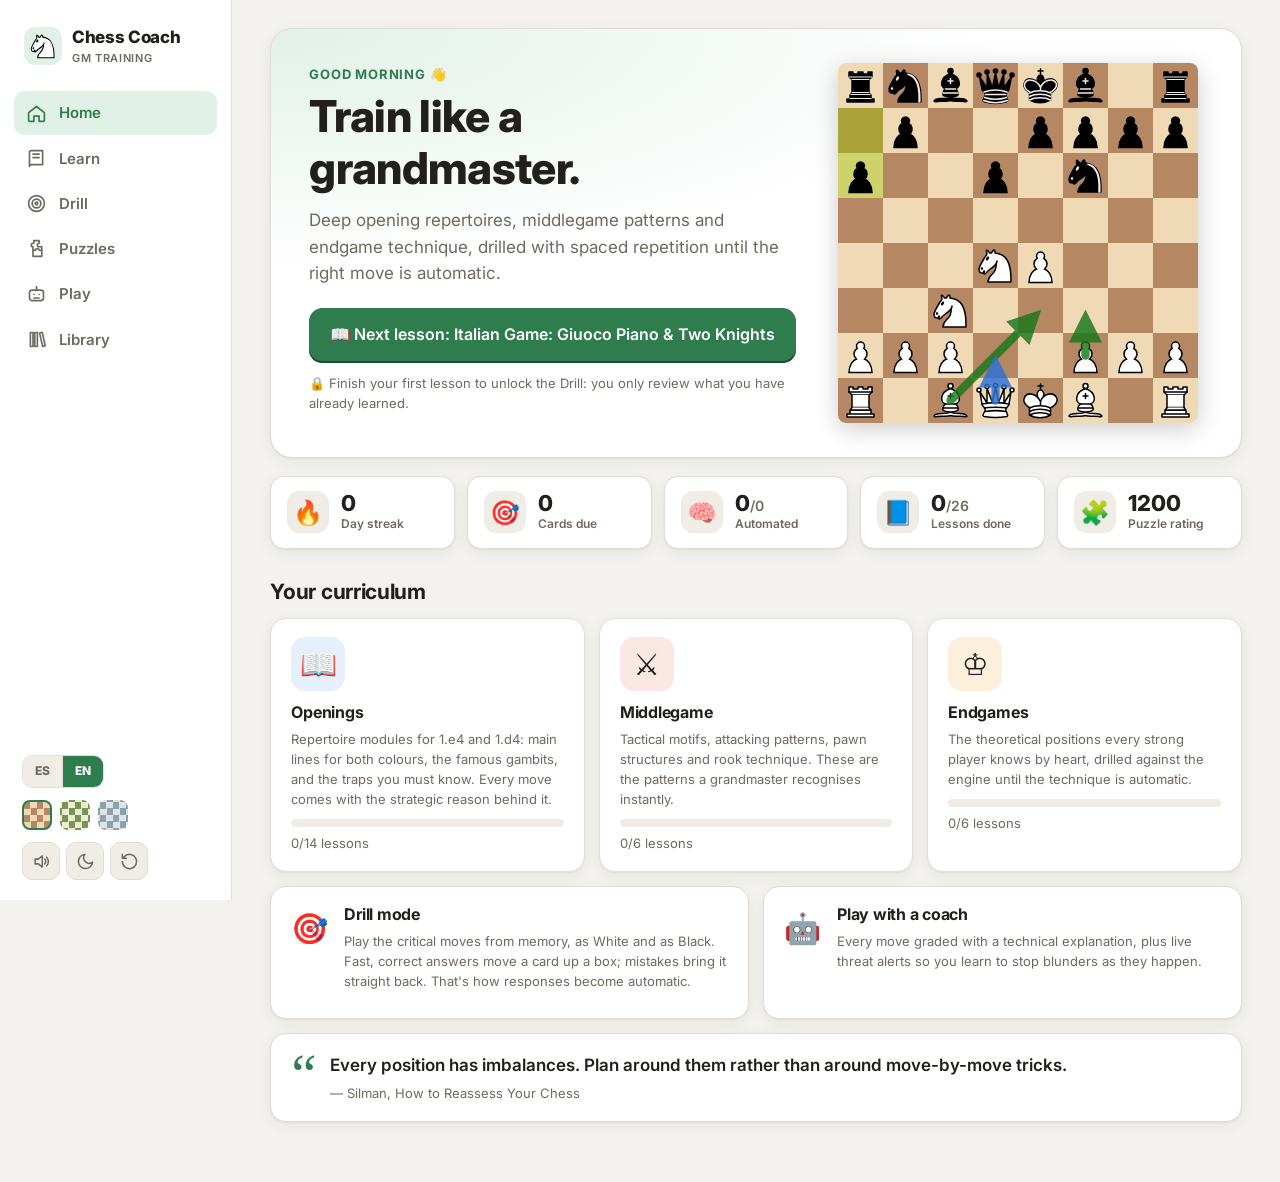
<file: index.html>
<!doctype html>
<html lang="es">
<head>
  <meta charset="utf-8">
  <meta name="viewport" content="width=device-width, initial-scale=1, viewport-fit=cover">
  <title>Chess Coach: GM Training</title>
  <meta name="description" content="Grandmaster-level chess training: opening repertoires for 1.e4 and 1.d4, middlegame patterns, endgame technique and spaced-repetition drills that build automatic responses.">
  <meta name="theme-color" content="#3b6e4f">
  <link rel="icon" href="img/pieces/wN.svg" type="image/svg+xml">
  <link rel="preconnect" href="https://fonts.googleapis.com">
  <link rel="preconnect" href="https://fonts.gstatic.com" crossorigin>
  <link href="https://fonts.googleapis.com/css2?family=Inter:wght@400;500;600;700;800&display=swap" rel="stylesheet">
  <link rel="stylesheet" href="css/style.css">
</head>
<body>
  <div class="shell">
    <aside class="sidebar">
      <a class="brand" href="#/"><img src="img/pieces/wN.svg" alt="" class="logo"><span>Chess Coach<small data-i18n="GM training">GM training</small></span></a>
      <nav class="nav">
        <a href="#/" data-route=""><svg viewBox="0 0 24 24"><path d="M3 11l9-7 9 7v9a1 1 0 0 1-1 1h-5v-6H9v6H4a1 1 0 0 1-1-1z"/></svg><span data-i18n="Home">Home</span></a>
        <a href="#/learn" data-route="learn"><svg viewBox="0 0 24 24"><path d="M4 5a2 2 0 0 1 2-2h13v16H6a2 2 0 0 0-2 2zM4 21V5M8 7h7M8 11h7"/></svg><span data-i18n="Learn">Learn</span></a>
        <a href="#/drill" data-route="drill"><svg viewBox="0 0 24 24"><circle cx="12" cy="12" r="9"/><circle cx="12" cy="12" r="5"/><circle cx="12" cy="12" r="1.5"/></svg><span data-i18n="Drill">Drill</span></a>
        <a href="#/puzzles" data-route="puzzles"><svg viewBox="0 0 24 24"><path d="M9 3h6v3a2 2 0 1 0 0 4v0h3v4h-3a2 2 0 1 0-4 0H8v-4a2 2 0 1 1 0-4h1z"/><path d="M8 14v7h10v-7"/></svg><span data-i18n="Puzzles">Puzzles</span></a>
        <a href="#/play" data-route="play"><svg viewBox="0 0 24 24"><rect x="4" y="7" width="16" height="12" rx="3"/><path d="M12 3v4M9 12h.01M15 12h.01M9 16h6"/></svg><span data-i18n="Play">Play</span></a>
        <a href="#/library" data-route="library"><svg viewBox="0 0 24 24"><path d="M5 4h3v16H5zM10 4h3v16h-3zM15.5 4.5l3-.8 3.5 15.4-3 .8z"/></svg><span data-i18n="Library">Library</span></a>
      </nav>
      <div class="side-foot">
        <div class="lang-switch" data-i18n-title="Language"><button data-lang="es">ES</button><button data-lang="en">EN</button></div>
        <div class="board-themes" data-i18n-title="Board colours">
          <button data-board="brown" aria-label="Brown board"></button>
          <button data-board="green" aria-label="Green board"></button>
          <button data-board="blue" aria-label="Blue board"></button>
        </div>
        <div class="side-btns">
          <button class="icon-btn" data-set="sound" data-i18n-title="Sound"><svg viewBox="0 0 24 24"><path d="M4 9h4l5-4v14l-5-4H4z"/><path class="wave" d="M16 9a4 4 0 0 1 0 6M18.5 6.5a8 8 0 0 1 0 11"/><path class="mute" d="M16 9l5 6M21 9l-5 6"/></svg></button>
          <button class="icon-btn" data-set="theme" data-i18n-title="Light / dark"><svg viewBox="0 0 24 24"><path d="M21 12.8A9 9 0 1 1 11.2 3a7 7 0 0 0 9.8 9.8z"/></svg></button>
          <button class="icon-btn" data-set="reset" data-i18n-title="Reset progress"><svg viewBox="0 0 24 24"><path d="M3 12a9 9 0 1 0 3-6.7L3 8M3 3v5h5"/></svg></button>
        </div>
      </div>
    </aside>
    <main id="app"></main>
  </div>

  <script src="js/i18n.js"></script>
  <script src="js/i18n-es.js"></script>
  <script src="js/chess.js"></script>
  <script src="js/engine.js"></script>
  <script src="js/sound.js"></script>
  <script src="js/board.js"></script>
  <script src="js/data.js"></script>
  <script src="js/trainer.js"></script>
  <script src="js/core.js"></script>
  <script src="js/srs.js"></script>
  <script src="js/pages/home.js"></script>
  <script src="js/pages/lesson.js"></script>
  <script src="js/pages/drill.js"></script>
  <script src="js/pages/puzzles.js"></script>
  <script src="js/pages/play.js"></script>
  <script src="js/main.js"></script>
</body>
</html>
</file>
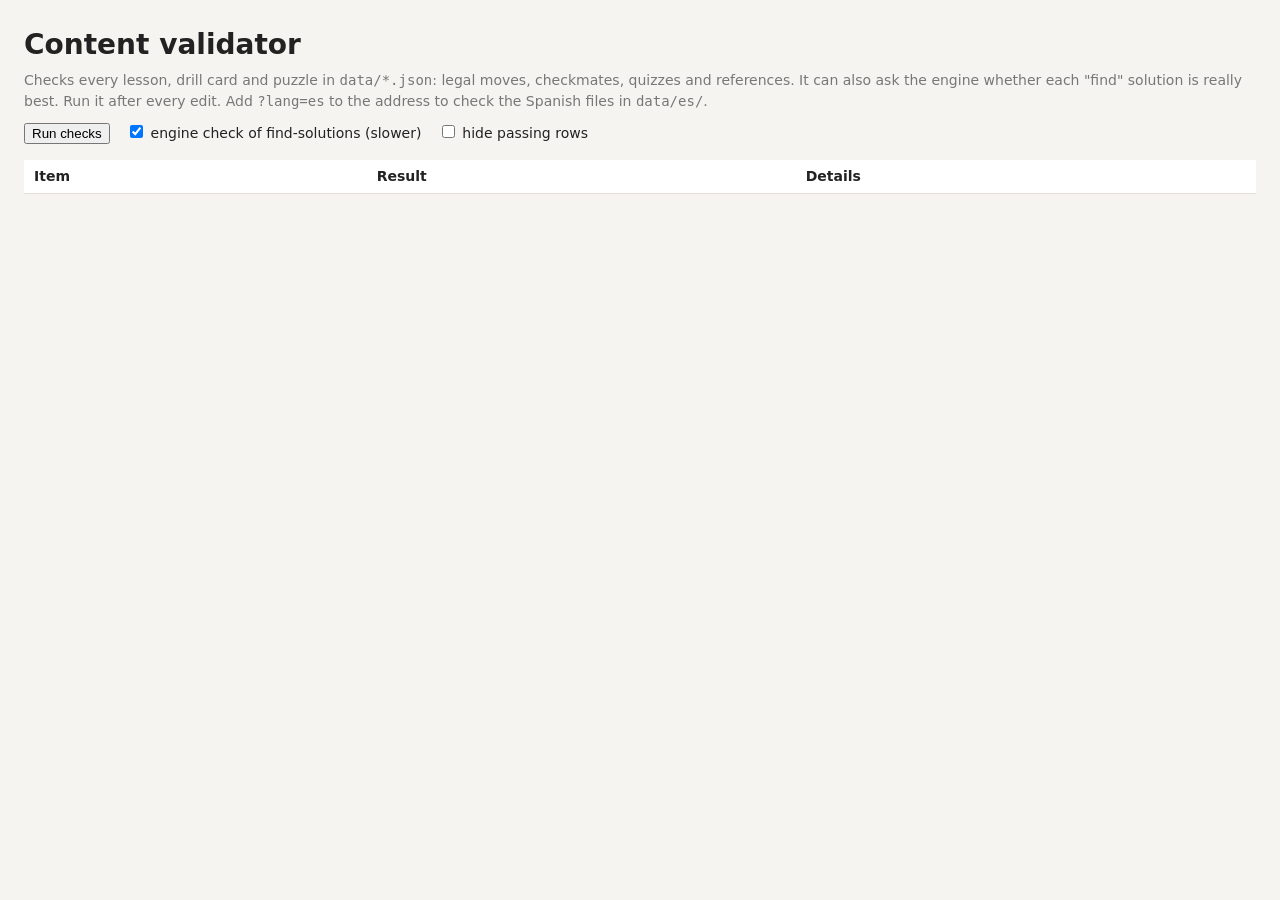
<file: tools/validate.html>
<!doctype html>
<html lang="en">
<head>
<meta charset="utf-8">
<meta name="viewport" content="width=device-width, initial-scale=1">
<title>Content Validator</title>
<style>
  body { font: 14px/1.5 system-ui, sans-serif; margin: 24px; background: #f6f4f0; color: #222; }
  h1 { margin: 0 0 4px; } .muted { color: #777; }
  table { border-collapse: collapse; width: 100%; margin-top: 16px; background: #fff; }
  td, th { border-bottom: 1px solid #e5e1d8; padding: 6px 10px; text-align: left; vertical-align: top; }
  .ok { color: #2f7d4f; font-weight: 700; } .err { color: #c2412d; font-weight: 700; } .warn { color: #b7791f; font-weight: 700; }
  #sum { font-size: 16px; font-weight: 700; margin-top: 10px; }
  label { margin-left: 12px; }
</style>
</head>
<body>
<h1>Content validator</h1>
<div class="muted">Checks every lesson, drill card and puzzle in <code>data/*.json</code>: legal moves, checkmates, quizzes and references. It can also ask the engine whether each "find" solution is really best. Run it after every edit. Add <code>?lang=es</code> to the address to check the Spanish files in <code>data/es/</code>.</div>
<div style="margin-top:10px">
  <button id="run">Run checks</button>
  <label><input type="checkbox" id="eng" checked> engine check of find-solutions (slower)</label>
  <label><input type="checkbox" id="onlyBad"> hide passing rows</label>
</div>
<div id="sum"></div>
<table><thead><tr><th>Item</th><th>Result</th><th>Details</th></tr></thead><tbody id="out"></tbody></table>
<script src="../js/chess.js"></script>
<script src="../js/engine.js"></script>
<script>window.CCData_BASE = '../'; window.CCData_DIR = /[?&]lang=es/.test(location.search) ? 'data/es/' : 'data/';</script>
<script src="../js/data.js"></script>
<script src="validate.js"></script>
</body>
</html>
</file>
<file: css/style.css>
/* Chess Coach: GM training. Design tokens first, then shell, pages, board. */
:root {
  --bg: #f4f2ee;
  --surface: #ffffff;
  --surface-2: #f0ede7;
  --surface-3: #e6e2da;
  --border: #e3ded5;
  --text: #22201c;
  --muted: #6f6a61;
  --accent: #2f7d4f;
  --accent-2: #3f9a63;
  --accent-ink: #ffffff;
  --accent-soft: #e2f1e7;
  --good: #2f7d4f;
  --good-soft: #e2f1e7;
  --bad: #c2412d;
  --bad-soft: #fbe7e3;
  --warn: #b7791f;
  --warn-soft: #fbf0dc;
  --info: #2b6fd6;
  --info-soft: #e6effc;
  --gold: #d4a017;
  --shadow: 0 1px 2px rgba(40, 30, 10, .06), 0 4px 16px rgba(40, 30, 10, .06);
  --shadow-lg: 0 10px 40px rgba(40, 30, 10, .14);
  --radius: 16px;
  --sq-light: #f0d9b5;
  --sq-dark: #b58863;
  --side-w: 232px;
  color-scheme: light;
}
:root[data-board="green"] { --sq-light: #ebecd0; --sq-dark: #779556; }
:root[data-board="blue"] { --sq-light: #dee3e6; --sq-dark: #8ca2ad; }

@media (prefers-color-scheme: dark) {
  :root:not([data-theme="light"]) {
    --bg: #161512; --surface: #22201c; --surface-2: #2b2924; --surface-3: #35322c; --border: #3a3731;
    --text: #ece8e1; --muted: #a39e94; --accent: #5bbf82; --accent-2: #74cf97; --accent-ink: #0f1a13; --accent-soft: #1f3a2a;
    --good: #5bbf82; --good-soft: #1f3a2a; --bad: #ef7a64; --bad-soft: #432520; --warn: #e3ad55; --warn-soft: #3d3020;
    --info: #79a8f0; --info-soft: #1e2c44; --shadow: 0 1px 2px rgba(0, 0, 0, .3), 0 4px 16px rgba(0, 0, 0, .25); color-scheme: dark;
  }
}
:root[data-theme="dark"] {
  --bg: #161512; --surface: #22201c; --surface-2: #2b2924; --surface-3: #35322c; --border: #3a3731;
  --text: #ece8e1; --muted: #a39e94; --accent: #5bbf82; --accent-2: #74cf97; --accent-ink: #0f1a13; --accent-soft: #1f3a2a;
  --good: #5bbf82; --good-soft: #1f3a2a; --bad: #ef7a64; --bad-soft: #432520; --warn: #e3ad55; --warn-soft: #3d3020;
  --info: #79a8f0; --info-soft: #1e2c44; --shadow: 0 1px 2px rgba(0, 0, 0, .3), 0 4px 16px rgba(0, 0, 0, .25); color-scheme: dark;
}

* { box-sizing: border-box; }
html, body { margin: 0; }
body {
  background: var(--bg); color: var(--text);
  font: 15px/1.55 Inter, system-ui, -apple-system, "Segoe UI", Roboto, sans-serif;
  -webkit-font-smoothing: antialiased;
}
a { color: var(--accent); text-decoration: none; }
a:hover { text-decoration: underline; }
h1, h2, h3, h4 { margin: 0 0 .4em; line-height: 1.2; letter-spacing: -.015em; }
h1 { font-size: 30px; font-weight: 800; }
h2 { font-size: 21px; font-weight: 700; }
h3 { font-size: 16px; font-weight: 700; }
h4 { font-size: 13px; font-weight: 700; text-transform: uppercase; letter-spacing: .05em; color: var(--muted); }
p { margin: 0 0 .7em; }
code, pre { font-family: ui-monospace, SFMono-Regular, Consolas, monospace; background: var(--surface-2); border-radius: 6px; }
code { padding: 1px 5px; }
pre { padding: 10px 14px; overflow: auto; }
button { font: inherit; color: inherit; }
.hidden, [hidden] { display: none !important; }
.muted { color: var(--muted); }
.small { font-size: 13px; }
.row { display: flex; gap: 10px; align-items: center; flex-wrap: wrap; }
.row.center { justify-content: center; }
.spacer { flex: 1; }

/* ---------------------------------------------------------------- shell */
.shell { display: grid; grid-template-columns: var(--side-w) 1fr; min-height: 100vh; }
.sidebar {
  position: sticky; top: 0; height: 100vh; display: flex; flex-direction: column; gap: 6px;
  padding: 20px 14px; background: var(--surface); border-right: 1px solid var(--border);
}
.brand { display: flex; align-items: center; gap: 10px; padding: 4px 10px 18px; color: var(--text); font-weight: 800; font-size: 17px; letter-spacing: -.02em; }
.brand:hover { text-decoration: none; }
.brand small { display: block; font-size: 11px; font-weight: 600; color: var(--muted); letter-spacing: .06em; text-transform: uppercase; }
.brand .logo { width: 38px; height: 38px; background: var(--accent-soft); border-radius: 11px; padding: 3px; }
.nav { display: flex; flex-direction: column; gap: 2px; }
.nav a {
  display: flex; align-items: center; gap: 12px; padding: 10px 12px; border-radius: 11px;
  color: var(--muted); font-weight: 600; transition: background .15s, color .15s;
}
.nav a:hover { background: var(--surface-2); color: var(--text); text-decoration: none; }
.nav a.active { background: var(--accent-soft); color: var(--accent); }
.nav svg { width: 21px; height: 21px; fill: none; stroke: currentColor; stroke-width: 1.9; stroke-linecap: round; stroke-linejoin: round; flex: none; }
.side-foot { margin-top: auto; display: flex; flex-direction: column; gap: 12px; padding: 0 8px; }
.board-themes { display: flex; gap: 8px; }
.board-themes button {
  width: 30px; height: 30px; border-radius: 8px; border: 2px solid transparent; cursor: pointer; padding: 0;
  background: conic-gradient(var(--l) 0 25%, var(--d) 0 50%, var(--l) 0 75%, var(--d) 0); background-size: 50% 50%;
}
.board-themes [data-board="brown"] { --l: #f0d9b5; --d: #b58863; }
.board-themes [data-board="green"] { --l: #ebecd0; --d: #779556; }
.board-themes [data-board="blue"] { --l: #dee3e6; --d: #8ca2ad; }
.board-themes button.on { border-color: var(--accent); }
.side-btns { display: flex; gap: 6px; }
.lang-switch { display: inline-flex; border: 1px solid var(--border); border-radius: 10px; overflow: hidden; width: fit-content; }
.lang-switch button { border: none; background: var(--surface-2); color: var(--muted); padding: 6px 12px; font-weight: 800; font-size: 12px; cursor: pointer; }
.lang-switch button + button { border-left: 1px solid var(--border); }
.lang-switch button.on { background: var(--accent); color: var(--accent-ink); }
.icon-btn {
  width: 38px; height: 38px; display: grid; place-items: center; border-radius: 10px; cursor: pointer;
  background: var(--surface-2); border: 1px solid var(--border); color: var(--muted);
}
.icon-btn:hover { color: var(--text); }
.icon-btn svg { width: 19px; height: 19px; fill: none; stroke: currentColor; stroke-width: 1.9; stroke-linecap: round; stroke-linejoin: round; }
.icon-btn .mute { display: none; }
.icon-btn.off .wave { display: none; }
.icon-btn.off .mute { display: inline; }

main#app { padding: 28px clamp(16px, 3vw, 40px) 60px; max-width: 1280px; width: 100%; margin: 0 auto; min-width: 0; }

/* -------------------------------------------------------------- generic */
.card { background: var(--surface); border: 1px solid var(--border); border-radius: var(--radius); padding: 18px 20px; box-shadow: var(--shadow); }
a.card { color: inherit; display: block; transition: transform .15s, box-shadow .15s, border-color .15s; }
a.card:hover { text-decoration: none; transform: translateY(-2px); box-shadow: var(--shadow-lg); border-color: color-mix(in srgb, var(--accent) 35%, var(--border)); }
.btn {
  display: inline-flex; align-items: center; justify-content: center; gap: 6px; padding: 9px 15px; border-radius: 11px;
  border: 1px solid var(--border); background: var(--surface); color: var(--text); font-weight: 600; cursor: pointer;
  transition: background .15s, transform .05s, border-color .15s; white-space: nowrap; text-decoration: none !important;
}
.btn:hover { background: var(--surface-2); }
.btn:active { transform: translateY(1px); }
.btn:disabled { opacity: .45; cursor: not-allowed; }
.btn.primary { background: var(--accent); border-color: var(--accent); color: var(--accent-ink); box-shadow: 0 2px 0 color-mix(in srgb, var(--accent) 60%, #000); }
.btn.primary:hover { background: var(--accent-2); }
.btn.lg { padding: 13px 20px; font-size: 16px; border-radius: 13px; }
.btn.small { padding: 6px 12px; font-size: 13px; }
.btn.ghost { background: transparent; border-color: transparent; }
.pill { display: inline-flex; align-items: center; gap: 4px; padding: 3px 10px; border-radius: 99px; font-size: 12px; font-weight: 700; background: var(--surface-2); color: var(--muted); }
.pill.new { background: var(--info-soft); color: var(--info); }
.progress { height: 8px; background: var(--surface-2); border-radius: 99px; overflow: hidden; margin: 10px 0 6px; }
.progress > div { height: 100%; background: linear-gradient(90deg, var(--accent), var(--accent-2)); border-radius: 99px; transition: width .4s; }
.progress.thin { height: 4px; margin: 12px 0 0; }
.eyebrow { font-size: 13px; font-weight: 700; color: var(--accent); text-transform: uppercase; letter-spacing: .06em; margin-bottom: 6px; }
.lead { font-size: 17px; color: var(--muted); max-width: 560px; }
.page-head { margin-bottom: 18px; }
.page-head p { max-width: 760px; }
.section-title { margin: 30px 0 14px; }
.loading { display: flex; flex-direction: column; align-items: center; gap: 14px; padding: 80px 0; color: var(--muted); }
.spinner { width: 34px; height: 34px; border-radius: 50%; border: 3px solid var(--surface-3); border-top-color: var(--accent); animation: spin .8s linear infinite; }
@keyframes spin { to { transform: rotate(360deg); } }
.error-card { max-width: 640px; margin: 40px auto; }
.lvl { font-size: 11px; font-weight: 700; letter-spacing: .02em; }
.lvl1 { color: var(--good); } .lvl2 { color: var(--warn); } .lvl3 { color: var(--bad); }
.eco { font-size: 11px; font-weight: 700; padding: 2px 8px; border-radius: 6px; background: var(--surface-2); color: var(--muted); font-variant-numeric: tabular-nums; }
.side { font-size: 12px; font-weight: 700; padding: 2px 9px; border-radius: 99px; border: 1px solid var(--border); white-space: nowrap; }
.side.w { background: #fff; color: #222; border-color: #d8d2c6; }
.side.b { background: #2a2723; color: #f3efe8; border-color: #2a2723; }
.side.both { background: linear-gradient(90deg, #fff 50%, #2a2723 50%); color: #888; }

/* ----------------------------------------------------------------- home */
.hero {
  display: grid; grid-template-columns: 1.25fr 1fr; gap: 36px; align-items: center;
  background: radial-gradient(1200px 400px at 0% 0%, var(--accent-soft), transparent 60%), var(--surface);
  border: 1px solid var(--border); border-radius: 22px; padding: 34px 38px; box-shadow: var(--shadow);
}
.hero h1 { font-size: clamp(30px, 4vw, 44px); margin-bottom: 12px; }
.hero .row { margin-top: 22px; }
.hero-board { max-width: 360px; width: 100%; justify-self: center; }
.stats { display: grid; grid-template-columns: repeat(5, 1fr); gap: 12px; margin-top: 18px; }
.stat { display: flex; gap: 12px; align-items: center; background: var(--surface); border: 1px solid var(--border); border-radius: 14px; padding: 14px 16px; box-shadow: var(--shadow); }
.stat .ico { font-size: 24px; width: 42px; height: 42px; display: grid; place-items: center; background: var(--surface-2); border-radius: 12px; flex: none; }
.stat .v { font-size: 22px; font-weight: 800; line-height: 1.1; }
.stat .of { font-size: 14px; color: var(--muted); font-weight: 600; }
.stat .l { font-size: 12px; color: var(--muted); font-weight: 600; }
.track-grid { display: grid; grid-template-columns: repeat(3, 1fr); gap: 14px; }
.track-card { position: relative; overflow: hidden; }
.track-ico { font-size: 30px; width: 54px; height: 54px; display: grid; place-items: center; border-radius: 14px; background: var(--surface-2); margin-bottom: 12px; }
.track-openings .track-ico { background: var(--info-soft); }
.track-middlegame .track-ico { background: var(--bad-soft); }
.track-endgames .track-ico { background: var(--warn-soft); }
.two-col { display: grid; grid-template-columns: 1fr 1fr; gap: 14px; margin-top: 14px; }
.feature { display: flex !important; gap: 16px; align-items: flex-start; }
.feature-ico { font-size: 30px; flex: none; }
.quote { display: flex; gap: 14px; align-items: flex-start; margin-top: 14px; }
.quote-mark { font-size: 56px; line-height: .8; color: var(--accent); font-family: Georgia, serif; }
.quote-text { font-size: 17px; font-weight: 600; margin-bottom: 4px; }

/* ---------------------------------------------------------------- learn */
.tabs { display: flex; gap: 6px; background: var(--surface); border: 1px solid var(--border); padding: 5px; border-radius: 14px; width: fit-content; max-width: 100%; overflow-x: auto; }
.tab { padding: 9px 16px; border-radius: 10px; font-weight: 700; color: var(--muted); white-space: nowrap; }
.tab:hover { text-decoration: none; background: var(--surface-2); color: var(--text); }
.tab.on { background: var(--accent); color: var(--accent-ink); }
.tab .count { font-size: 11px; opacity: .75; margin-left: 4px; }
.track-blurb { color: var(--muted); margin: 14px 0 6px; max-width: 760px; }
.chapter-head { display: flex; align-items: baseline; gap: 10px; margin: 26px 0 12px; }
.chapter-head h2 { margin: 0; }
.lesson-grid { display: grid; grid-template-columns: repeat(auto-fill, minmax(280px, 1fr)); gap: 14px; }
.lesson-card { display: flex !important; flex-direction: column; }
.lesson-card h3 { margin: 10px 0 6px; font-size: 17px; }
.lesson-card p { flex: 1; }
.lc-top { display: flex; gap: 8px; align-items: center; flex-wrap: wrap; }
.lc-foot { display: flex; justify-content: space-between; align-items: center; margin-top: 6px; }
.done-badge { margin-left: auto; font-size: 12px; font-weight: 700; color: var(--good); background: var(--good-soft); padding: 2px 8px; border-radius: 99px; }
.lesson-card.done { border-color: color-mix(in srgb, var(--good) 40%, var(--border)); }

/* -------------------------------------------------------------- library */
.lib-grid { display: grid; grid-template-columns: repeat(auto-fill, minmax(340px, 1fr)); gap: 14px; }
.lib-item { display: flex; gap: 14px; }
.lib-ico { font-size: 26px; width: 48px; height: 48px; flex: none; display: grid; place-items: center; background: var(--surface-2); border-radius: 12px; }
.lib-item p { margin: 6px 0; }

/* ------------------------------------------------------------- training */
.train { display: grid; grid-template-columns: minmax(0, 1fr) 420px; gap: 26px; align-items: start; }
.board-col { position: sticky; top: 20px; }
.board-row { display: flex; gap: 10px; justify-content: center; }
.board-holder { width: min(100%, calc(100vh - 80px), 720px); }
.panel { display: flex; flex-direction: column; gap: 12px; min-width: 0; }
.lesson-head .crumbs { font-size: 13px; color: var(--muted); margin-bottom: 6px; }
.lesson-title { font-size: 23px; margin-bottom: 8px; }
.lesson-meta { display: flex; gap: 8px; align-items: center; }
.steps-bar { display: flex; gap: 4px; margin-top: 14px; }
.steps-bar .sb { flex: 1; height: 7px; border-radius: 99px; border: none; padding: 0; background: var(--surface-3); cursor: pointer; transition: background .2s; }
.steps-bar .sb.done { background: var(--accent); opacity: .55; }
.steps-bar .sb.cur { background: var(--accent); opacity: 1; box-shadow: 0 0 0 2px var(--accent-soft); }
.step-type { display: flex; justify-content: space-between; align-items: center; gap: 8px; flex-wrap: wrap; margin-bottom: 10px; }
.step-type .side { margin-right: auto; }
.tbadge { font-size: 12px; font-weight: 700; padding: 4px 10px; border-radius: 99px; background: var(--surface-2); color: var(--muted); }
.t-line { background: var(--info-soft); color: var(--info); }
.t-find { background: var(--bad-soft); color: var(--bad); }
.t-quiz { background: var(--warn-soft); color: var(--warn); }
.t-play { background: var(--good-soft); color: var(--good); }
.t-watch { background: var(--surface-3); color: var(--text); }
.step-title { font-size: 19px; }
.prose p:last-child { margin-bottom: 0; }
.prose ul, .prose ol { margin: 0 0 .7em; padding-left: 20px; }
.prose li { margin: 3px 0; }
.prose b { color: var(--text); }
.quiz .q { font-weight: 700; margin: 14px 0 10px; }
.opt {
  display: flex; gap: 12px; align-items: flex-start; width: 100%; text-align: left; padding: 11px 13px; margin-bottom: 8px;
  border-radius: 12px; border: 1px solid var(--border); background: var(--surface); cursor: pointer; transition: border-color .15s, background .15s;
}
.opt:hover:not(:disabled) { border-color: var(--accent); background: var(--surface-2); }
.opt .letter { flex: none; width: 24px; height: 24px; display: grid; place-items: center; border-radius: 7px; background: var(--surface-2); font-weight: 800; font-size: 12px; }
.opt.right { border-color: var(--good); background: var(--good-soft); }
.opt.right .letter { background: var(--good); color: #fff; }
.opt.wrong { border-color: var(--bad); background: var(--bad-soft); opacity: .8; }
.opt.wrong .letter { background: var(--bad); color: #fff; }
.opt:disabled { cursor: default; }

.status { display: none; padding: 12px 15px; border-radius: 13px; font-size: 14px; border: 1px solid transparent; }
.status.show { display: block; animation: pop .2s ease-out; }
.status.info { background: var(--surface); border-color: var(--border); }
.status.good { background: var(--good-soft); border-color: color-mix(in srgb, var(--good) 35%, transparent); }
.status.bad { background: var(--bad-soft); border-color: color-mix(in srgb, var(--bad) 35%, transparent); }
.status.warn { background: var(--warn-soft); border-color: color-mix(in srgb, var(--warn) 35%, transparent); }
.status p { margin: 6px 0 0; }
.done-head { font-weight: 800; font-size: 16px; color: var(--good); }
.status.teach { background: var(--info-soft); border-color: color-mix(in srgb, var(--info) 35%, transparent); }
.status .opp-said { color: var(--muted); margin-bottom: 6px; }
.status .teach { font-size: 15px; }
.locked-card { text-align: center; padding: 32px 22px; max-width: 640px; }
.locked-card .big { font-size: 46px; margin-bottom: 6px; }
.deck-card.locked { opacity: .75; background: var(--surface-2); box-shadow: none; }
.unlock-hint { margin-top: 12px; }
@keyframes pop { from { transform: translateY(3px); opacity: 0; } to { transform: none; opacity: 1; } }
.turn { display: inline-flex; align-items: center; gap: 8px; font-weight: 700; }
.sw { display: inline-block; width: 14px; height: 14px; border-radius: 50%; border: 1px solid #888; }
.sw.w { background: #fff; } .sw.b { background: #111; }
.notes h4 { margin-bottom: 8px; }
.note-list { max-height: 260px; overflow: auto; display: flex; flex-direction: column; gap: 6px; scroll-behavior: smooth; }
.note { display: flex; gap: 10px; font-size: 13.5px; align-items: baseline; }
.note .san { flex: none; min-width: 64px; font-weight: 800; font-variant-numeric: tabular-nums; }
.note.you .san { color: var(--accent); }
.note .why { color: var(--muted); }
.controls { display: flex; gap: 8px; flex-wrap: wrap; align-items: center; }
.refs .ref { display: flex; gap: 10px; margin-top: 10px; font-size: 14px; }
.ref-ico { font-size: 18px; }
.done-card { text-align: center; padding: 28px 22px; }
.done-card .big { font-size: 54px; line-height: 1; margin-bottom: 8px; }
.explain-text { margin-top: 6px; color: var(--text); }

/* ---------------------------------------------------------------- drill */
.drill-hero { display: flex; justify-content: space-between; align-items: center; gap: 16px; flex-wrap: wrap; background: radial-gradient(800px 300px at 100% 0%, var(--accent-soft), transparent 60%), var(--surface); }
.drill-big { font-size: 30px; font-weight: 800; }
.drill-settings { display: flex; gap: 24px; justify-content: space-between; flex-wrap: wrap; margin-top: 14px; align-items: center; }
.switch { display: flex; gap: 12px; align-items: flex-start; cursor: pointer; max-width: 520px; }
.switch input { display: none; }
.switch .slider { flex: none; width: 42px; height: 24px; border-radius: 99px; background: var(--surface-3); position: relative; transition: background .2s; margin-top: 2px; }
.switch .slider::after { content: ""; position: absolute; top: 3px; left: 3px; width: 18px; height: 18px; border-radius: 50%; background: #fff; box-shadow: 0 1px 3px rgba(0, 0, 0, .3); transition: transform .2s; }
.switch input:checked + .slider { background: var(--accent); }
.switch input:checked + .slider::after { transform: translateX(18px); }
.newper { display: flex; flex-direction: column; gap: 6px; }
.deck-grid { display: grid; grid-template-columns: repeat(auto-fill, minmax(300px, 1fr)); gap: 14px; }
.deck-card { display: flex; flex-direction: column; }
.deck-card p { flex: 1; margin: 10px 0; }
.deck-top { display: flex; gap: 12px; align-items: center; }
.deck-top h3 { margin: 0; }
.deck-ico { font-size: 26px; width: 48px; height: 48px; flex: none; display: grid; place-items: center; background: var(--surface-2); border-radius: 12px; }
.mastery { position: relative; height: 8px; border-radius: 99px; background: var(--surface-2); overflow: hidden; }
.mastery > div { position: absolute; left: 0; top: 0; bottom: 0; border-radius: 99px; }
.m-learn { background: color-mix(in srgb, var(--accent) 30%, transparent); }
.m-done { background: var(--accent); }
.deck-foot { display: flex; justify-content: space-between; align-items: center; margin-top: 12px; gap: 8px; }
.explain { margin-top: 18px; }
.drill-head .progress { margin-bottom: 0; }
.ctx { margin-top: 10px; font-size: 13px; }
.ctx summary { cursor: pointer; color: var(--muted); font-weight: 600; }
.clock { display: flex; align-items: center; gap: 12px; background: var(--surface); border: 1px solid var(--border); border-radius: 13px; padding: 9px 14px; }
.clock .t { font-variant-numeric: tabular-nums; font-weight: 800; min-width: 48px; }
.clock-bar { flex: 1; height: 6px; background: var(--surface-2); border-radius: 99px; overflow: hidden; }
.clock-bar div { height: 100%; width: 0; background: var(--accent); transition: width .1s linear; }
.clock.over .clock-bar div { background: var(--warn); }
.clock.speed.over .clock-bar div { background: var(--bad); }
.result { display: none; padding: 16px 18px; border-radius: var(--radius); border: 1px solid var(--border); animation: pop .25s ease-out; }
.result.show { display: block; }
.result.good { background: var(--good-soft); border-color: color-mix(in srgb, var(--good) 40%, transparent); }
.result.warn { background: var(--warn-soft); border-color: color-mix(in srgb, var(--warn) 40%, transparent); }
.result.bad { background: var(--bad-soft); border-color: color-mix(in srgb, var(--bad) 40%, transparent); }
.result .grade { font-size: 20px; font-weight: 800; margin-bottom: 2px; }
.result.good .grade { color: var(--good); } .result.warn .grade { color: var(--warn); } .result.bad .grade { color: var(--bad); }
.result .prose { margin-top: 10px; }
.fixes { margin-top: 10px; font-size: 13.5px; }
.fix { margin-top: 4px; }
.fix .san { font-weight: 800; }
.sum-grid { display: grid; grid-template-columns: repeat(4, 1fr); gap: 10px; margin: 18px 0; }
.sum-grid .v { font-size: 28px; font-weight: 800; }
.v.good { color: var(--good); } .v.warn { color: var(--warn); } .v.bad { color: var(--bad); }

/* ------------------------------------------------------- play & puzzles */
.seg { display: inline-flex; border: 1px solid var(--border); border-radius: 11px; overflow: hidden; background: var(--surface); }
.seg button { border: none; background: transparent; padding: 8px 13px; cursor: pointer; font-weight: 700; }
.seg button + button { border-left: 1px solid var(--border); }
.seg button.on { background: var(--accent); color: var(--accent-ink); }
.levels { display: grid; grid-template-columns: repeat(2, 1fr); gap: 8px; }
.level { text-align: left; border: 1px solid var(--border); background: var(--surface); border-radius: 12px; padding: 10px 12px; cursor: pointer; }
.level.on { border-color: var(--accent); box-shadow: 0 0 0 3px var(--accent-soft); }
.level b { display: block; }
.movelist { max-height: 180px; overflow: auto; font-variant-numeric: tabular-nums; display: grid; grid-template-columns: 36px 1fr 1fr; gap: 2px 8px; font-size: 14px; }
.movelist .n { color: var(--muted); }
.movelist .cur { background: var(--accent-soft); border-radius: 5px; padding: 0 4px; font-weight: 700; }
.coach-feed { display: flex; flex-direction: column; gap: 9px; max-height: 320px; overflow: auto; }
.coach-msg { display: flex; gap: 10px; align-items: flex-start; font-size: 14px; }
.coach-msg .tag { flex: none; font-size: 10.5px; font-weight: 800; padding: 3px 8px; border-radius: 7px; text-transform: uppercase; letter-spacing: .04em; margin-top: 1px; }
.tag.best, .tag.great { background: var(--good-soft); color: var(--good); }
.tag.good { background: var(--info-soft); color: var(--info); }
.tag.inaccuracy { background: var(--warn-soft); color: var(--warn); }
.tag.mistake, .tag.blunder, .tag.threat { background: var(--bad-soft); color: var(--bad); }
.tag.tip, .tag.book { background: var(--surface-2); color: var(--muted); }
.captured { min-height: 24px; display: flex; align-items: center; flex-wrap: wrap; }
.captured .piece.mini { position: relative; display: inline-block; width: 22px; height: 22px; margin-right: -6px; }
.captured .adv { margin-left: 12px; font-size: 13px; font-weight: 700; color: var(--muted); }
.player-row { display: flex; align-items: center; gap: 8px; font-weight: 700; }
.puzzle-chips { display: flex; flex-wrap: wrap; gap: 6px; }
.chip { width: 36px; height: 32px; border-radius: 9px; border: 1px solid var(--border); background: var(--surface); cursor: pointer; font-size: 12px; font-weight: 700; }
.chip.solved { background: var(--good-soft); color: var(--good); border-color: transparent; }
.chip.failed { background: var(--bad-soft); color: var(--bad); border-color: transparent; }
.chip.cur { outline: 2px solid var(--accent); }
.page-play .card input[type="checkbox"] { accent-color: var(--accent); width: 18px; height: 18px; margin-top: 2px; }

/* ---------------------------------------------------------------- board */
.board-wrap { position: relative; width: 100%; aspect-ratio: 1; user-select: none; -webkit-user-select: none; touch-action: none; }
.board {
  position: absolute; inset: 0; display: grid; grid-template-columns: repeat(8, 1fr); grid-template-rows: repeat(8, 1fr);
  border-radius: 8px; overflow: hidden; box-shadow: 0 6px 24px rgba(0, 0, 0, .2); container-type: inline-size;
}
.sq { position: relative; }
.sq.light { background: var(--sq-light); }
.sq.dark { background: var(--sq-dark); }
.sq.last::before { content: ""; position: absolute; inset: 0; background: rgba(155, 199, 0, .41); }
.sq.selected::before { content: ""; position: absolute; inset: 0; background: rgba(20, 85, 30, .5); }
.sq.check::before { content: ""; position: absolute; inset: 0; background: radial-gradient(circle, rgba(255, 0, 0, 1) 0%, rgba(231, 0, 0, .6) 30%, rgba(169, 0, 0, 0) 72%); }
.sq[class*="mark-"]::after { content: ""; position: absolute; inset: 0; pointer-events: none; }
.sq.mark-green::after { background: rgba(47, 160, 80, .5); }
.sq.mark-blue::after { background: rgba(43, 111, 214, .42); }
.sq.mark-red::after { background: rgba(214, 50, 40, .5); }
.sq.mark-yellow::after { background: rgba(240, 200, 40, .55); }
.sq.mark-orange::after { background: rgba(230, 130, 20, .5); }
.sq.mark-hint::after { box-shadow: inset 0 0 0 4px rgba(43, 111, 214, .95); }
.sq.drag-over { box-shadow: inset 0 0 0 4px rgba(255, 255, 255, .75); }
.sq.movable { cursor: grab; }
.sq.flash-good::after { content: ""; position: absolute; inset: 0; animation: flashGood .7s; }
.sq.flash-bad::after { content: ""; position: absolute; inset: 0; animation: flashBad .7s; }
@keyframes flashGood { from { background: rgba(47, 180, 80, .8); } to { background: transparent; } }
@keyframes flashBad { from { background: rgba(220, 40, 40, .8); } to { background: transparent; } }

.piece { position: absolute; inset: 0; z-index: 2; pointer-events: none; background-size: 100% 100%; background-repeat: no-repeat; will-change: transform; }
.piece.wK { background-image: url(../img/pieces/wK.svg); } .piece.wQ { background-image: url(../img/pieces/wQ.svg); }
.piece.wR { background-image: url(../img/pieces/wR.svg); } .piece.wB { background-image: url(../img/pieces/wB.svg); }
.piece.wN { background-image: url(../img/pieces/wN.svg); } .piece.wP { background-image: url(../img/pieces/wP.svg); }
.piece.bK { background-image: url(../img/pieces/bK.svg); } .piece.bQ { background-image: url(../img/pieces/bQ.svg); }
.piece.bR { background-image: url(../img/pieces/bR.svg); } .piece.bB { background-image: url(../img/pieces/bB.svg); }
.piece.bN { background-image: url(../img/pieces/bN.svg); } .piece.bP { background-image: url(../img/pieces/bP.svg); }
.piece.dragging-src { opacity: .3; }
.piece.ghost { position: fixed; inset: auto; z-index: 1000; transform: scale(1.12); filter: drop-shadow(0 6px 8px rgba(0, 0, 0, .35)); }
.dot { position: absolute; left: 35%; top: 35%; width: 30%; height: 30%; border-radius: 50%; background: rgba(20, 85, 30, .5); z-index: 3; pointer-events: none; }
.cap-ring { position: absolute; inset: 0; border-radius: 50%; background: radial-gradient(transparent 0 79%, rgba(20, 85, 30, .5) 80%); z-index: 3; pointer-events: none; }
.coord { position: absolute; font-size: 2.3cqw; font-weight: 700; z-index: 1; pointer-events: none; }
.coord.file { right: 5%; bottom: 2%; }
.coord.rank { left: 5%; top: 3%; }
.sq.light .coord { color: var(--sq-dark); } .sq.dark .coord { color: var(--sq-light); }
.arrows { position: absolute; inset: 0; width: 100%; height: 100%; pointer-events: none; z-index: 6; }
.star { position: absolute; inset: 0; display: grid; place-items: center; color: var(--gold); font-size: 6cqw; z-index: 1; }
.promo {
  position: absolute; inset: 0; z-index: 10; background: rgba(0, 0, 0, .6); border-radius: 8px;
  display: flex; flex-direction: column; align-items: center; justify-content: center; gap: 14px; color: #fff;
}
.promo-title { font-weight: 800; font-size: 18px; }
.promo-row { display: flex; gap: 10px; }
.promo-btn { position: relative; width: 78px; height: 78px; border-radius: 14px; border: none; background: var(--sq-light); cursor: pointer; }
.promo-btn:hover { background: #fff; transform: scale(1.05); }
.promo .btn { color: #fff; }
.shake { animation: shake .35s; }
@keyframes shake { 20%, 60% { transform: translateX(-6px); } 40%, 80% { transform: translateX(6px); } }
.evalbar { width: 22px; border-radius: 7px; overflow: hidden; background: #403d39; position: relative; flex: none; border: 1px solid #8a847a; }
.evalbar .white { position: absolute; left: 0; right: 0; bottom: 0; background: #f4f4f2; transition: height .4s; }
.evalbar .label { position: absolute; left: 0; right: 0; font-size: 9px; text-align: center; font-weight: 800; z-index: 2; }

/* ----------------------------------------------------------- responsive */
@media (max-width: 1180px) {
  .train { grid-template-columns: minmax(0, 1fr) 360px; gap: 18px; }
  .stats { grid-template-columns: repeat(3, 1fr); }
}
@media (max-width: 960px) {
  .shell { grid-template-columns: 1fr; }
  .sidebar {
    position: fixed; bottom: 0; top: auto; left: 0; right: 0; height: auto; z-index: 50; flex-direction: row; align-items: center;
    padding: 6px 8px calc(6px + env(safe-area-inset-bottom)); border-right: none; border-top: 1px solid var(--border);
    background: color-mix(in srgb, var(--surface) 92%, transparent); backdrop-filter: blur(12px);
  }
  .brand, .side-foot .board-themes { display: none; }
  .nav { flex-direction: row; flex: 1; justify-content: space-around; gap: 0; }
  .nav a { flex-direction: column; gap: 2px; padding: 6px 4px; font-size: 10.5px; flex: 1; text-align: center; border-radius: 10px; }
  .nav a[data-route="library"] { display: none; }
  .side-foot { margin: 0; padding: 0; flex-direction: row; align-items: center; gap: 6px; }
  .lang-switch { flex-direction: column; border-radius: 8px; }
  .lang-switch button { padding: 3px 6px; font-size: 10px; }
  .side-btns { flex-direction: column; gap: 4px; }
  .side-btns .icon-btn { width: 32px; height: 26px; border-radius: 8px; }
  .side-btns [data-set="reset"] { display: none; }
  main#app { padding: 16px 16px 100px; }
  .train { grid-template-columns: 1fr; }
  .board-col { position: static; }
  .board-holder { width: min(100%, 560px); }
  .hero { grid-template-columns: 1fr; padding: 24px 20px; }
  .hero-board { max-width: 300px; }
  .track-grid, .two-col { grid-template-columns: 1fr; }
}
@media (max-width: 560px) {
  h1 { font-size: 25px; }
  .stats { grid-template-columns: repeat(2, 1fr); }
  .stat:last-child { grid-column: span 2; }
  .card { padding: 15px 16px; }
  .sum-grid { grid-template-columns: repeat(2, 1fr); }
  .promo-btn { width: 58px; height: 58px; }
  .lib-grid, .lesson-grid, .deck-grid { grid-template-columns: 1fr; }
  .hero .btn.lg { width: 100%; white-space: normal; }
}
</file>
